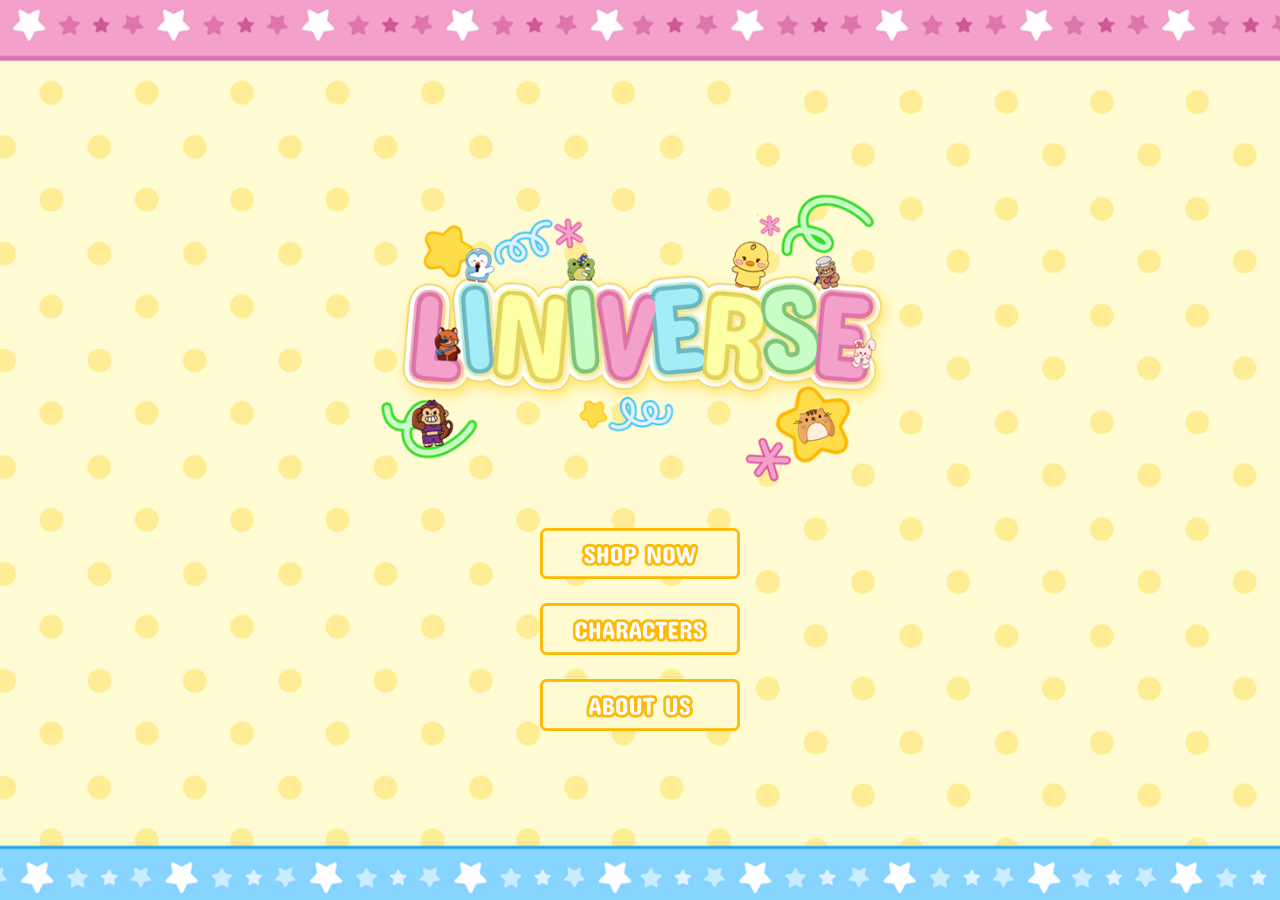
<file: index.html>
<!DOCTYPE html>
<html lang="en">
<head>
    <meta charset="UTF-8">
    <meta name="viewport" content="width=device-width, initial-scale=1.0">
    <title>Index</title>
    <link rel="stylesheet" href="styles.css">
</head>
<body>
    <div class="container">
        <img src="img/liniverse-bg.png" alt="Background" class="background">
        
        <div class="content">
            <img src="img/logo.png" alt="Logo" class="logo">
            
            <a href="shop.html" class="button shop">
                <img src="img/shop-button.png" alt="Shop Button">
            </a>
            <a href="characters.html" class="button characters">
                <img src="img/characters-button.png" alt="Characters Button">
            </a>
            <a href="about.html" class="button about">
                <img src="img/about-button.png" alt="About Us Button">
            </a>
        </div>
    </div>
</body>
</html>
</file>
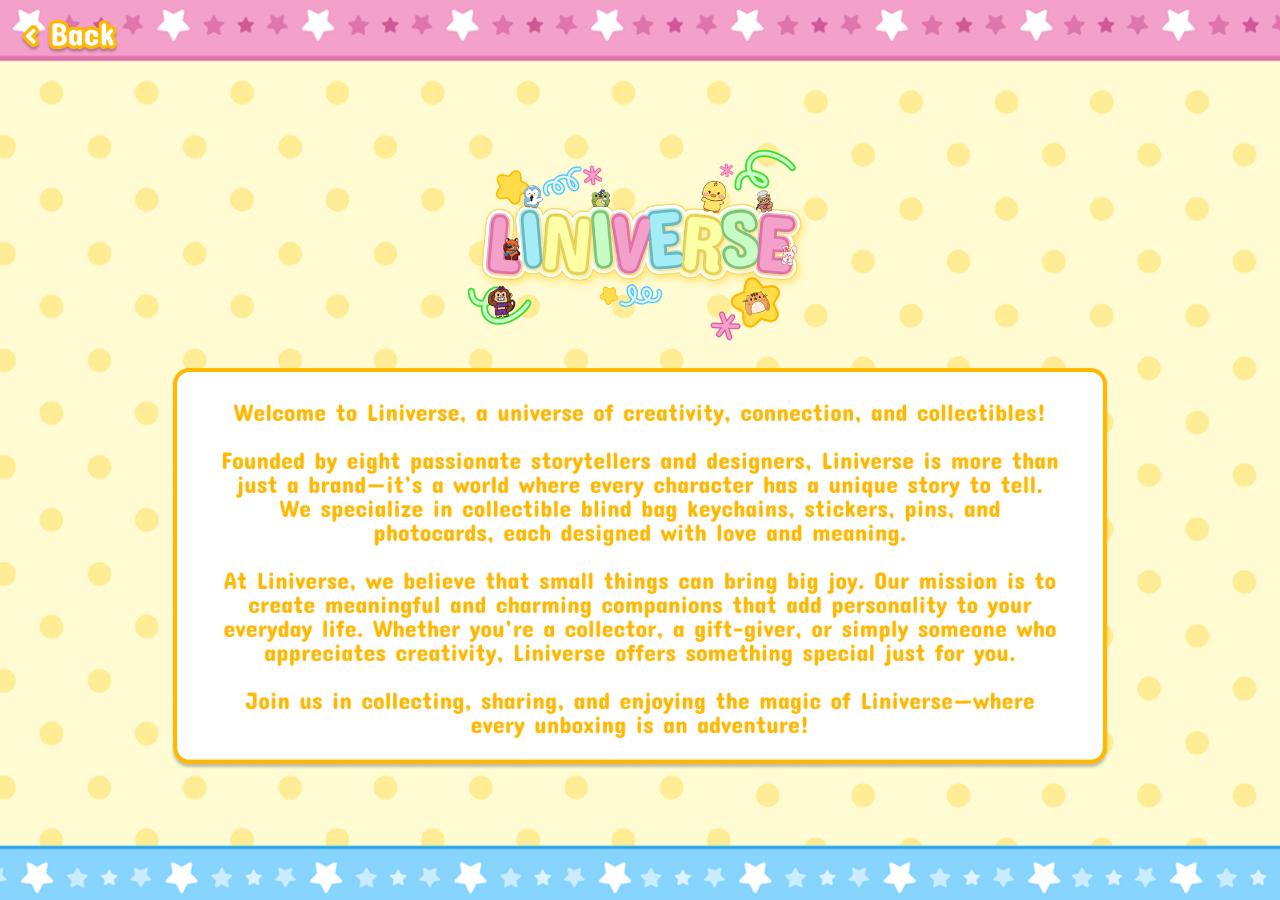
<file: about.html>
<!DOCTYPE html>
<html lang="en">
<head>
    <meta charset="UTF-8">
    <meta name="viewport" content="width=device-width, initial-scale=1.0">
    <title>About Us</title>
    <link rel="stylesheet" href="styles.css">

</head>
<body>
    <div class="container">
        <img src="img/liniverse-bg.png" alt="Background" class="background">
        
         <!-- Back Button (Upper Left) -->
        <a href="index.html" class="button back">
            <img src="img/back-button.png" alt="Back Button">
        </a>

        <div class="content">
            <img src="img/logo.png" alt="Logo" class="logo2">
            <img src="img/about.png" alt="About Us" class="about-image">
        </div>
    </div>
</body>
</html>
</file>
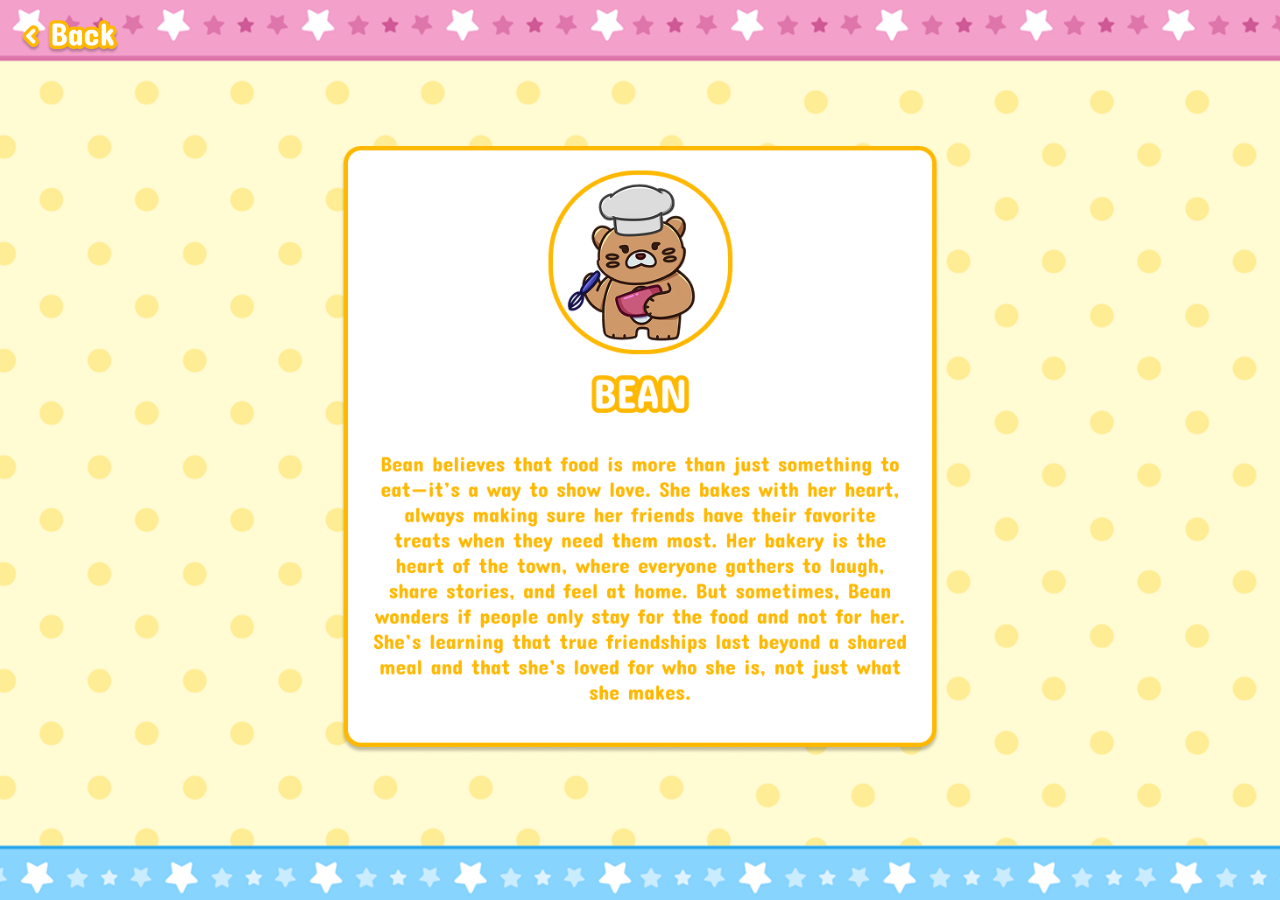
<file: bean.html>
<!DOCTYPE html>
<html lang="en">
<head>
    <meta charset="UTF-8">
    <meta name="viewport" content="width=device-width, initial-scale=1.0">
    <title>Bean</title>
    <link rel="stylesheet" href="styles.css">

</head>
<body>
    <div class="container">
    
        <img src="img/liniverse-bg.png" alt="Background" class="background">
        
         <!-- Back Button (Upper Left) -->
        <a href="characters.html" class="button back">
            <img src="img/back-button.png" alt="Back Button">
        </a>

        <div class="content">
            <img src="img/bean-card.png" alt="bean" class="card">
        </div>

    </div>
</body>
</html>
</file>
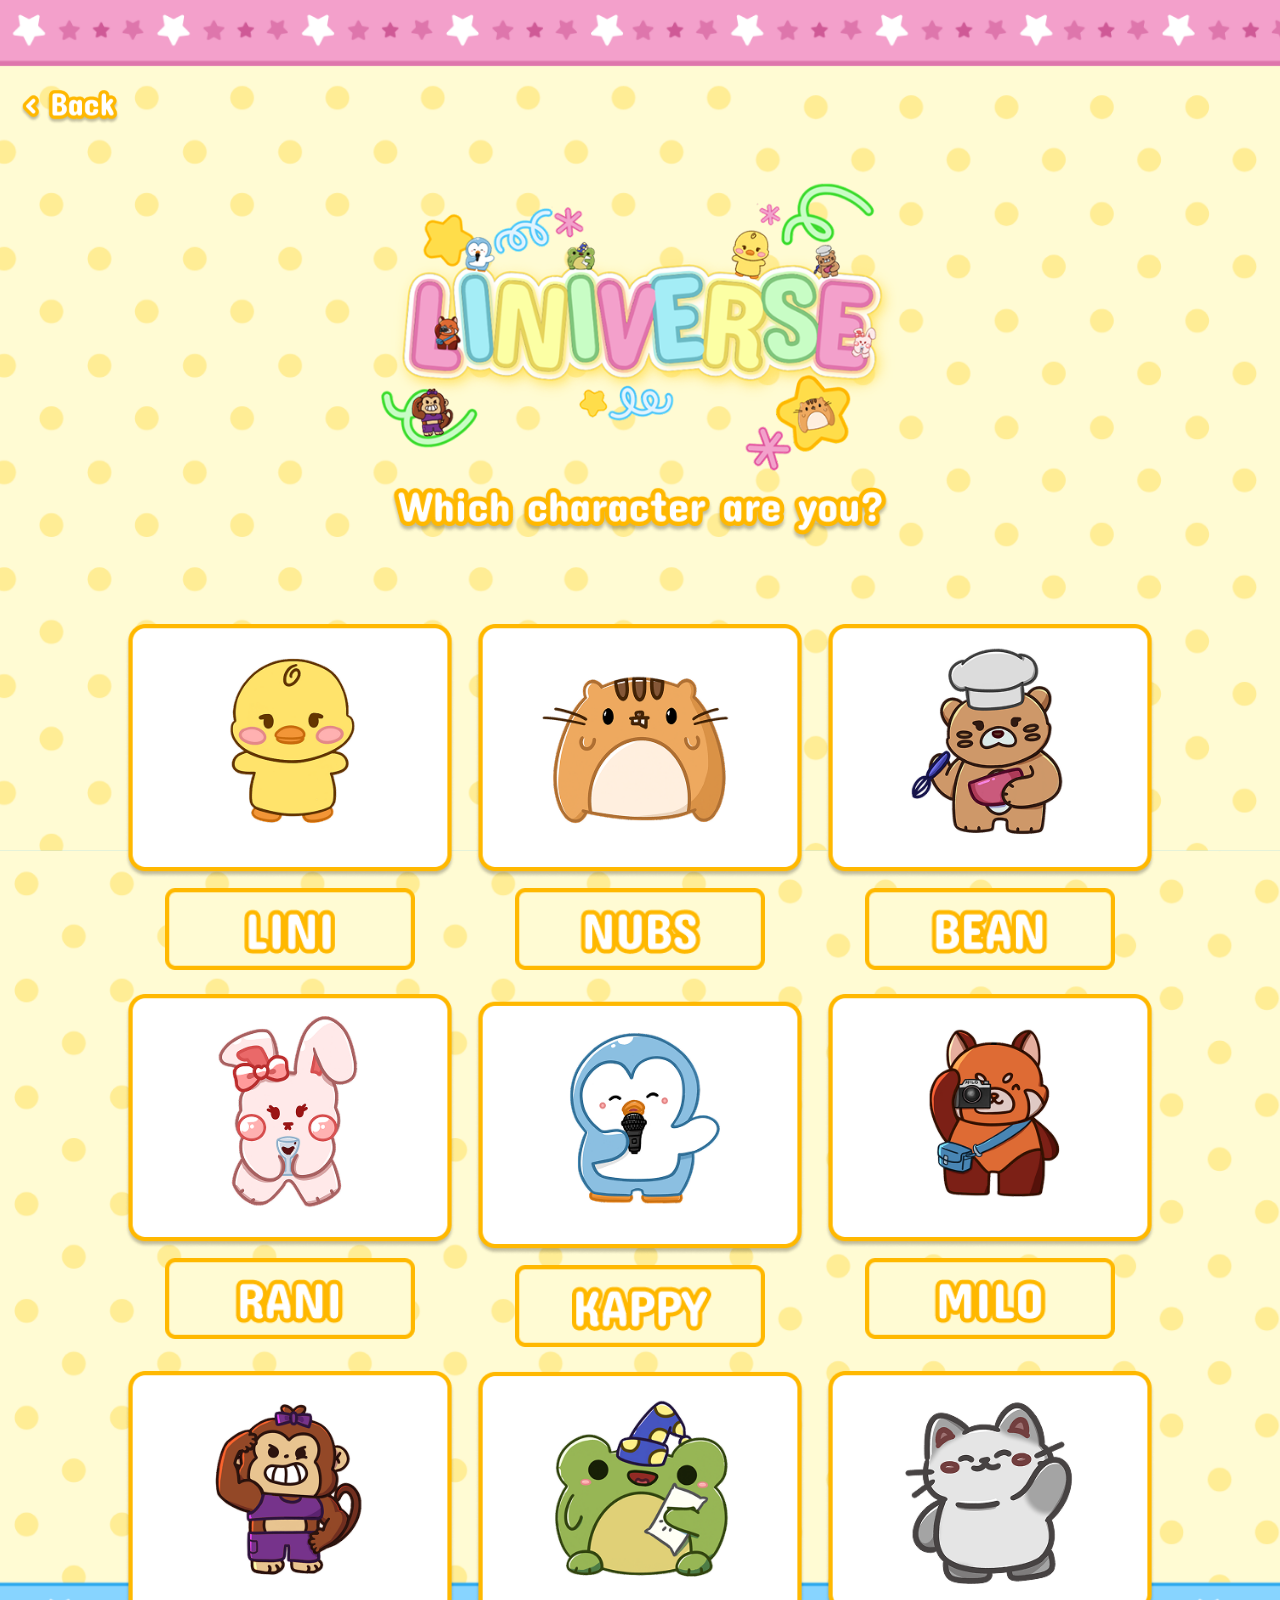
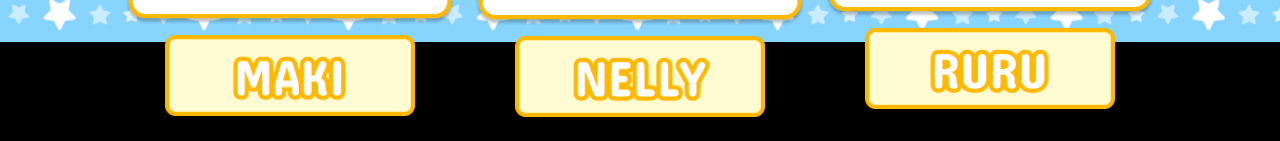
<file: characters.html>
<!DOCTYPE html>
<html lang="en">
<head>
    <meta charset="UTF-8">
    <meta name="viewport" content="width=device-width, initial-scale=1.0">
    <title>Characters</title>
    <link rel="stylesheet" href="styles.css">
</head>
<body>
    <div class="container">
        <!-- Background Image -->
        <img src="img/characters-bg.png" alt="Background" class="c-background">

        <!-- Back Button -->
        <a href="index.html" class="back1">
            <img src="img/back-button.png" alt="back button">
        </a>
        
         <!-- Logo at the top -->
        <div class="content">
            <img src="img/logo.png" alt="Logo" class="logo-c">

        <div class="center-container">
    		<a href="https://www.buzzfeed.com/raniasanpedro/which-liniverse-character-are-you-32l964lcw9">
        		<img src="img/quiz.png" alt="Quiz" class="quiz-button">
    		</a>
		</div>

        <div class="content">
            

            <!-- Character Cards -->
            <div class="characters-grid">
                <div class="character-card">
                    <img src="img/lini.png" alt="Character 2">
                    <a href="lini.html" class="char-button">
                        <img src="img/lini-button.png" alt="More Info">
                    </a>
                </div>
                
                <div class="character-card">
                    <img src="img/nubs.png" alt="Character 2">
                    <a href="nubs.html" class="char-button">
                        <img src="img/nubs-button.png" alt="More Info">
                    </a>
                </div>

                <div class="character-card">
                    <img src="img/bean.png" alt="Character 3">
                    <a href="bean.html" class="char-button">
                        <img src="img/bean-button.png" alt="More Info">
                    </a>
                </div>

                <div class="character-card">
                    <img src="img/rani.png" alt="Character 4">
                    <a href="rani.html" class="char-button">
                        <img src="img/rani-button.png" alt="More Info">
                    </a>
                </div>

                <div class="character-card">
                    <img src="img/kappy.png" alt="Character 5">
                    <a href="kappy.html" class="char-button">
                        <img src="img/kappy-button.png" alt="More Info">
                    </a>
                </div>

                <div class="character-card">
                    <img src="img/milo.png" alt="Character 6">
                    <a href="milo.html" class="char-button">
                        <img src="img/milo-button.png" alt="More Info">
                    </a>
                </div>

                <div class="character-card">
                    <img src="img/maki.png" alt="Character 7">
                    <a href="maki.html" class="char-button">
                        <img src="img/maki-button.png" alt="More Info">
                    </a>
                </div>

                <div class="character-card">
                    <img src="img/nelly.png" alt="Character 8">
                    <a href="nelly.html" class="char-button">
                        <img src="img/nelly-button.png" alt="More Info">
                    </a>
                </div>

                <div class="character-card">
                    <img src="img/ruru(1).png" alt="Character 9">
                    <a href="ruru.html" class="char-button">
                        <img src="img/ruru-button.png" alt="More Info">
                    </a>
                </div>
            </div>
        </div>
    </div>
</body>
</html>
</file>
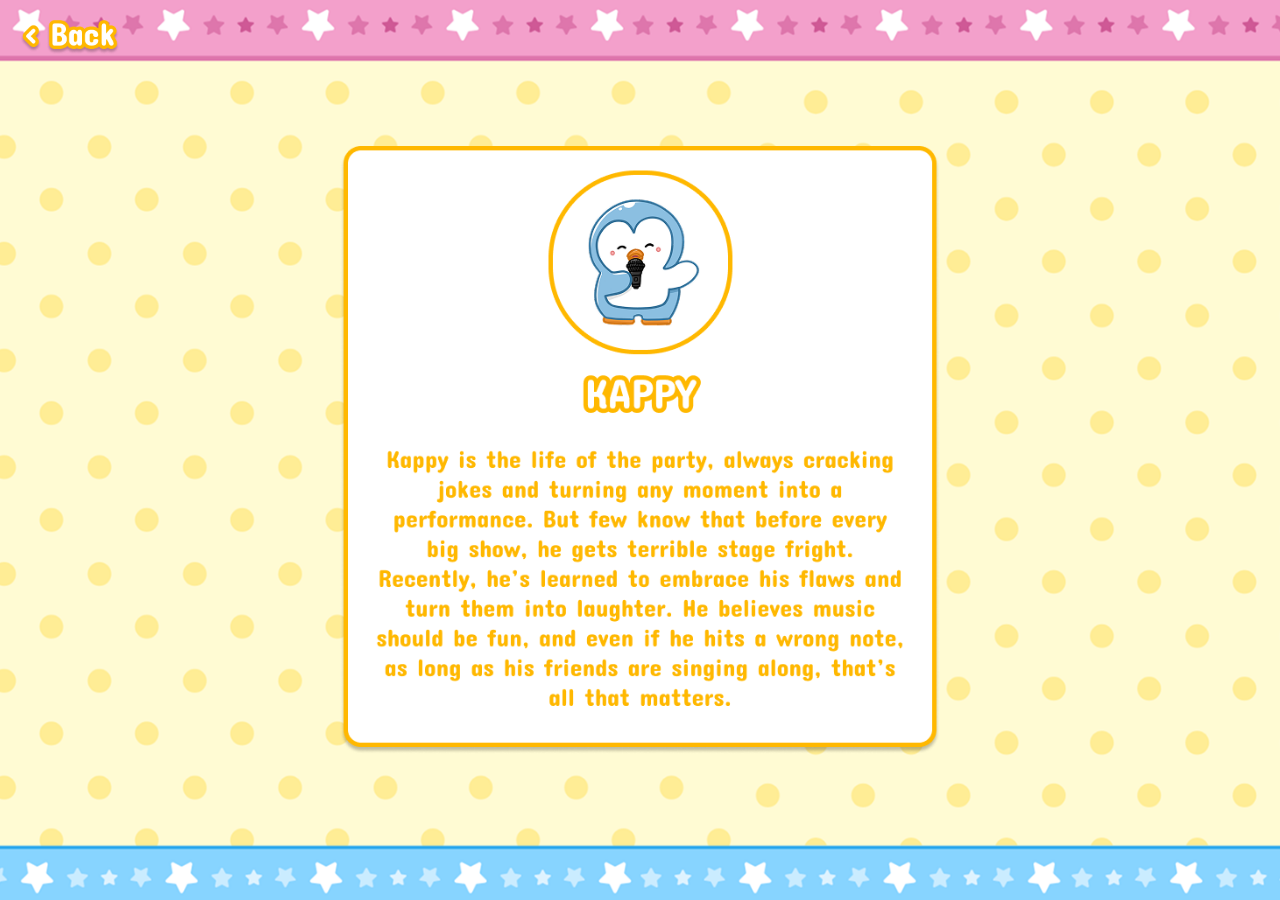
<file: kappy.html>
<!DOCTYPE html>
<html lang="en">
<head>
    <meta charset="UTF-8">
    <meta name="viewport" content="width=device-width, initial-scale=1.0">
    <title>Kappy</title>
    <link rel="stylesheet" href="styles.css">

</head>
<body>
    <div class="container">
    
        <img src="img/liniverse-bg.png" alt="Background" class="background">
        
         <!-- Back Button (Upper Left) -->
        <a href="characters.html" class="button back">
            <img src="img/back-button.png" alt="Back Button">
        </a>

        <div class="content">
            <img src="img/kappy-card.png" alt="kappy" class="card">
        </div>

    </div>
</body>
</html>
</file>
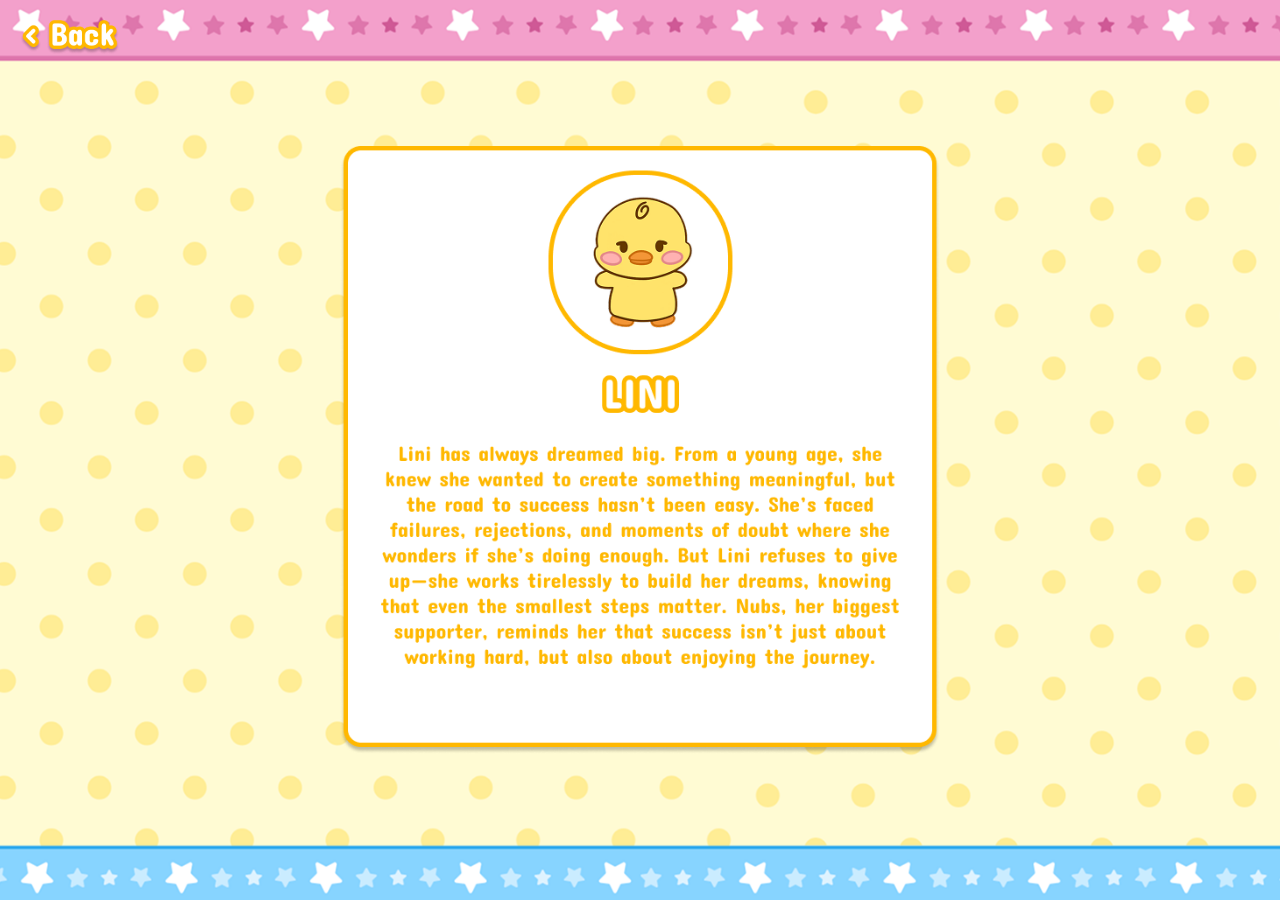
<file: lini.html>
<!DOCTYPE html>
<html lang="en">
<head>
    <meta charset="UTF-8">
    <meta name="viewport" content="width=device-width, initial-scale=1.0">
    <title>Lini</title>
    <link rel="stylesheet" href="styles.css">

</head>
<body>
    <div class="container">
    
        <img src="img/liniverse-bg.png" alt="Background" class="background">
        
         <!-- Back Button (Upper Left) -->
        <a href="characters.html" class="button back">
            <img src="img/back-button.png" alt="Back Button">
        </a>

        <div class="content">
            <img src="img/lini-card.png" alt="lini" class="card">
        </div>

    </div>
</body>
</html>
</file>
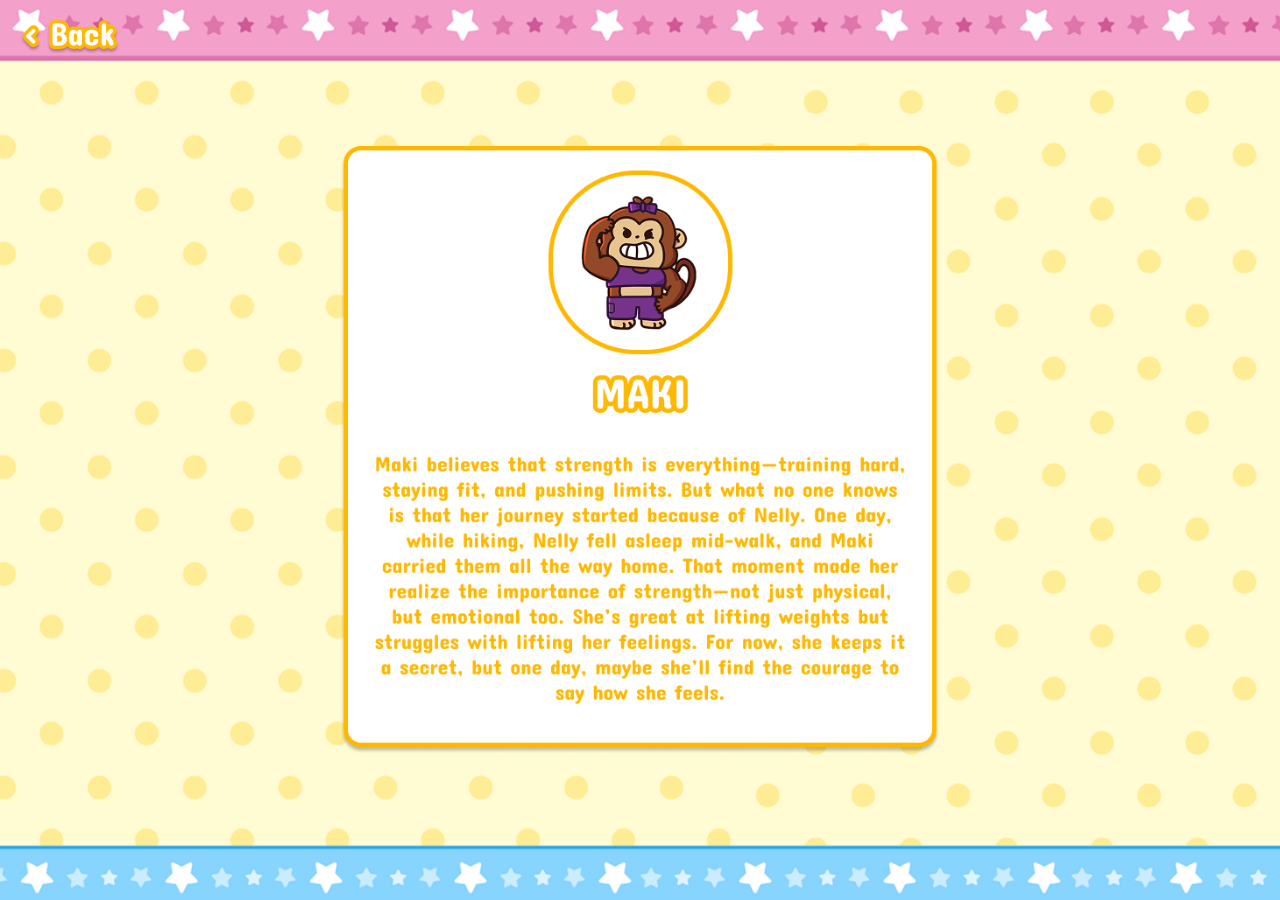
<file: maki.html>
<!DOCTYPE html>
<html lang="en">
<head>
    <meta charset="UTF-8">
    <meta name="viewport" content="width=device-width, initial-scale=1.0">
    <title>Maki</title>
    <link rel="stylesheet" href="styles.css">

</head>
<body>
    <div class="container">
    
        <img src="img/liniverse-bg.png" alt="Background" class="background">
        
         <!-- Back Button (Upper Left) -->
        <a href="characters.html" class="button back">
            <img src="img/back-button.png" alt="Back Button">
        </a>

        <div class="content">
            <img src="img/maki-card.png" alt="maki" class="card">
        </div>

    </div>
</body>
</html>
</file>
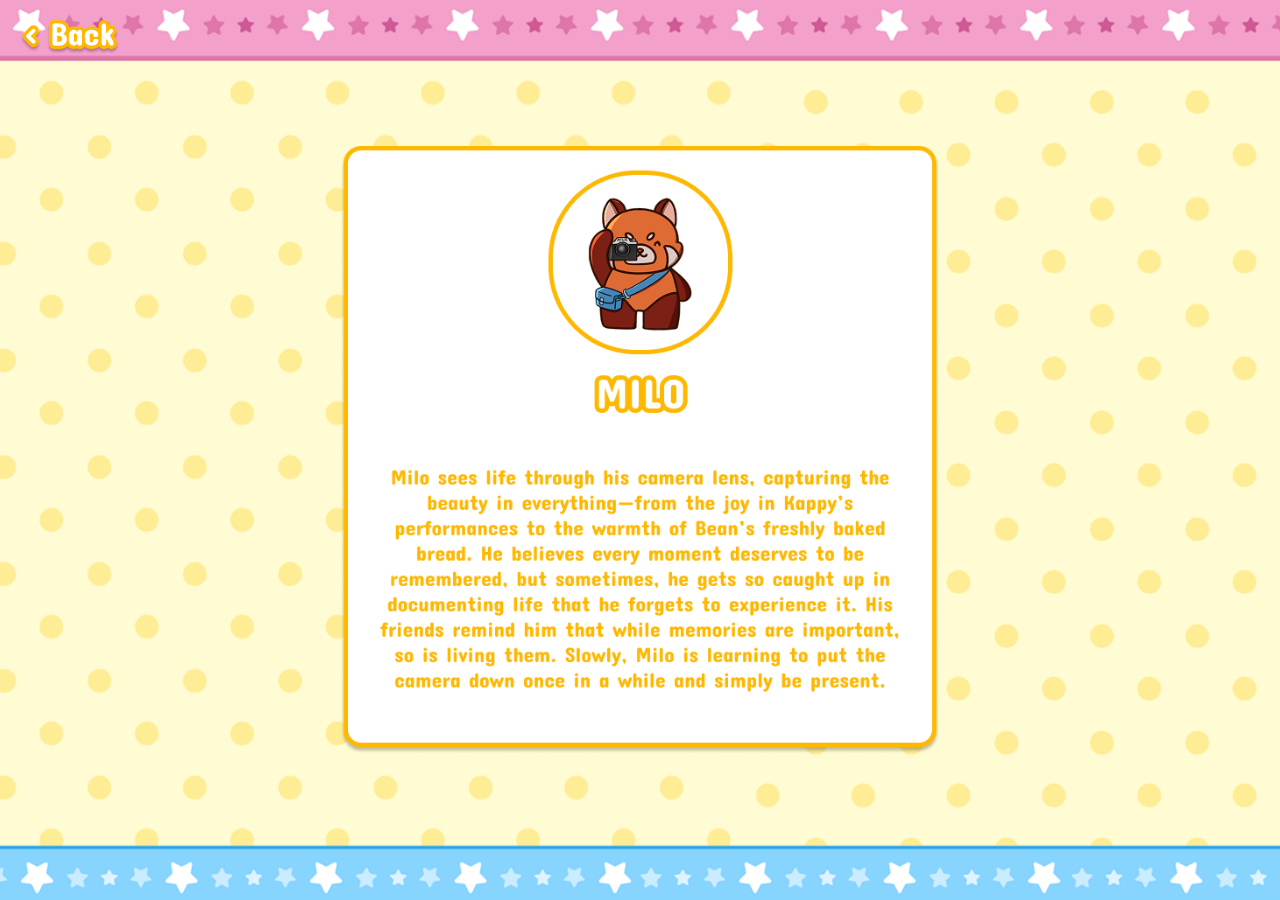
<file: milo.html>
<!DOCTYPE html>
<html lang="en">
<head>
    <meta charset="UTF-8">
    <meta name="viewport" content="width=device-width, initial-scale=1.0">
    <title>Milo</title>
    <link rel="stylesheet" href="styles.css">

</head>
<body>
    <div class="container">
    
        <img src="img/liniverse-bg.png" alt="Background" class="background">
        
         <!-- Back Button (Upper Left) -->
        <a href="characters.html" class="button back">
            <img src="img/back-button.png" alt="Back Button">
        </a>

        <div class="content">
            <img src="img/milo-card.png" alt="milo" class="card">
        </div>

    </div>
</body>
</html>
</file>
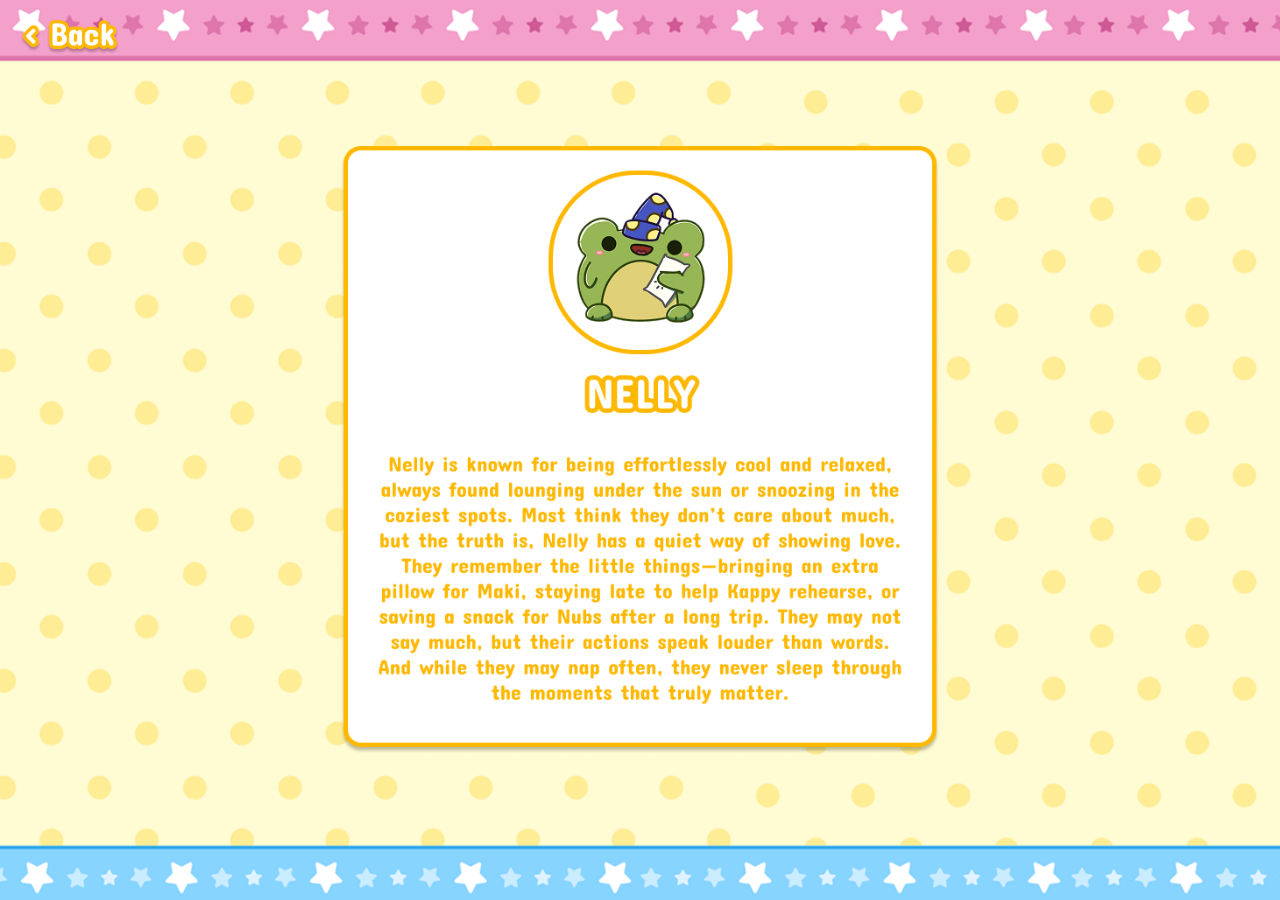
<file: nelly.html>
<!DOCTYPE html>
<html lang="en">
<head>
    <meta charset="UTF-8">
    <meta name="viewport" content="width=device-width, initial-scale=1.0">
    <title>Nelly</title>
    <link rel="stylesheet" href="styles.css">

</head>
<body>
    <div class="container">
    
        <img src="img/liniverse-bg.png" alt="Background" class="background">
        
         <!-- Back Button (Upper Left) -->
        <a href="characters.html" class="button back">
            <img src="img/back-button.png" alt="Back Button">
        </a>

        <div class="content">
            <img src="img/nelly-card.png" alt="nelly" class="card">
        </div>

    </div>
</body>
</html>
</file>
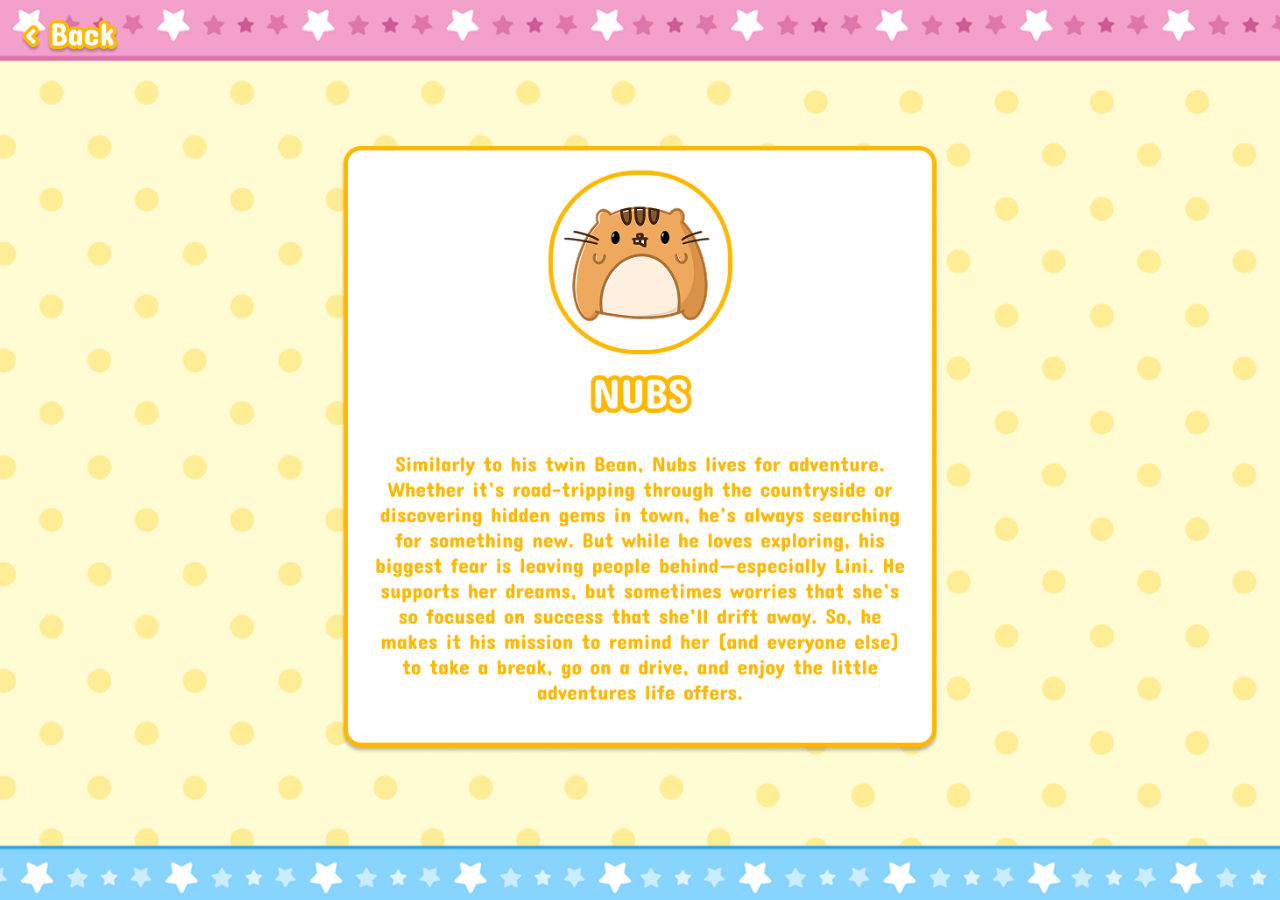
<file: nubs.html>
<!DOCTYPE html>
<html lang="en">
<head>
    <meta charset="UTF-8">
    <meta name="viewport" content="width=device-width, initial-scale=1.0">
    <title>Nubs</title>
    <link rel="stylesheet" href="styles.css">

</head>
<body>
    <div class="container">
    
        <img src="img/liniverse-bg.png" alt="Background" class="background">
        
         <!-- Back Button (Upper Left) -->
        <a href="characters.html" class="button back">
            <img src="img/back-button.png" alt="Back Button">
        </a>

        <div class="content">
            <img src="img/nubs-card.png" alt="nubs" class="card">
        </div>

    </div>
</body>
</html>
</file>
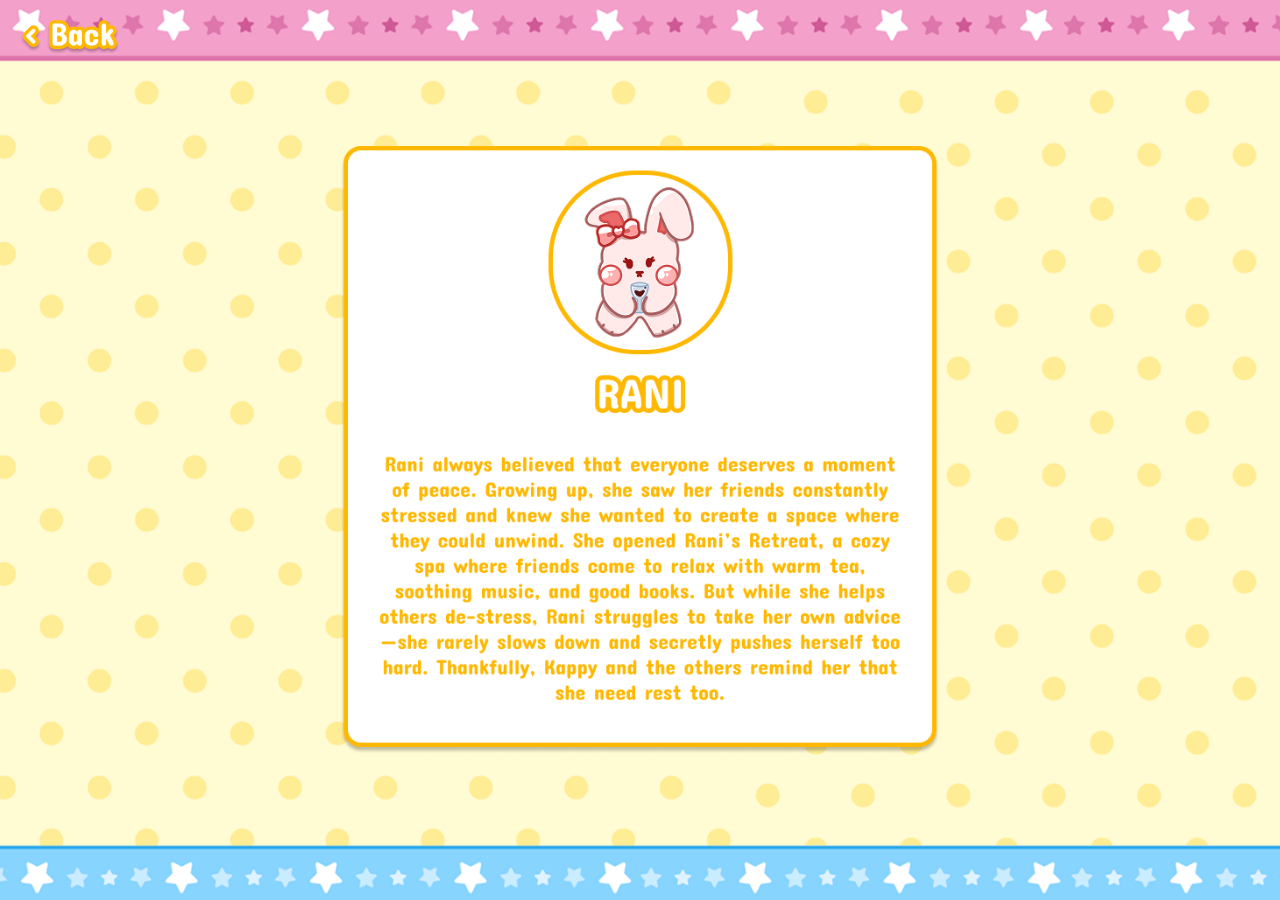
<file: rani.html>
<!DOCTYPE html>
<html lang="en">
<head>
    <meta charset="UTF-8">
    <meta name="viewport" content="width=device-width, initial-scale=1.0">
    <title>Rani</title>
    <link rel="stylesheet" href="styles.css">

</head>
<body>
    <div class="container">
    
        <img src="img/liniverse-bg.png" alt="Background" class="background">
        
         <!-- Back Button (Upper Left) -->
        <a href="characters.html" class="button back">
            <img src="img/back-button.png" alt="Back Button">
        </a>

        <div class="content">
            <img src="img/rani-card.png" alt="rani" class="card">
        </div>

    </div>
</body>
</html>
</file>
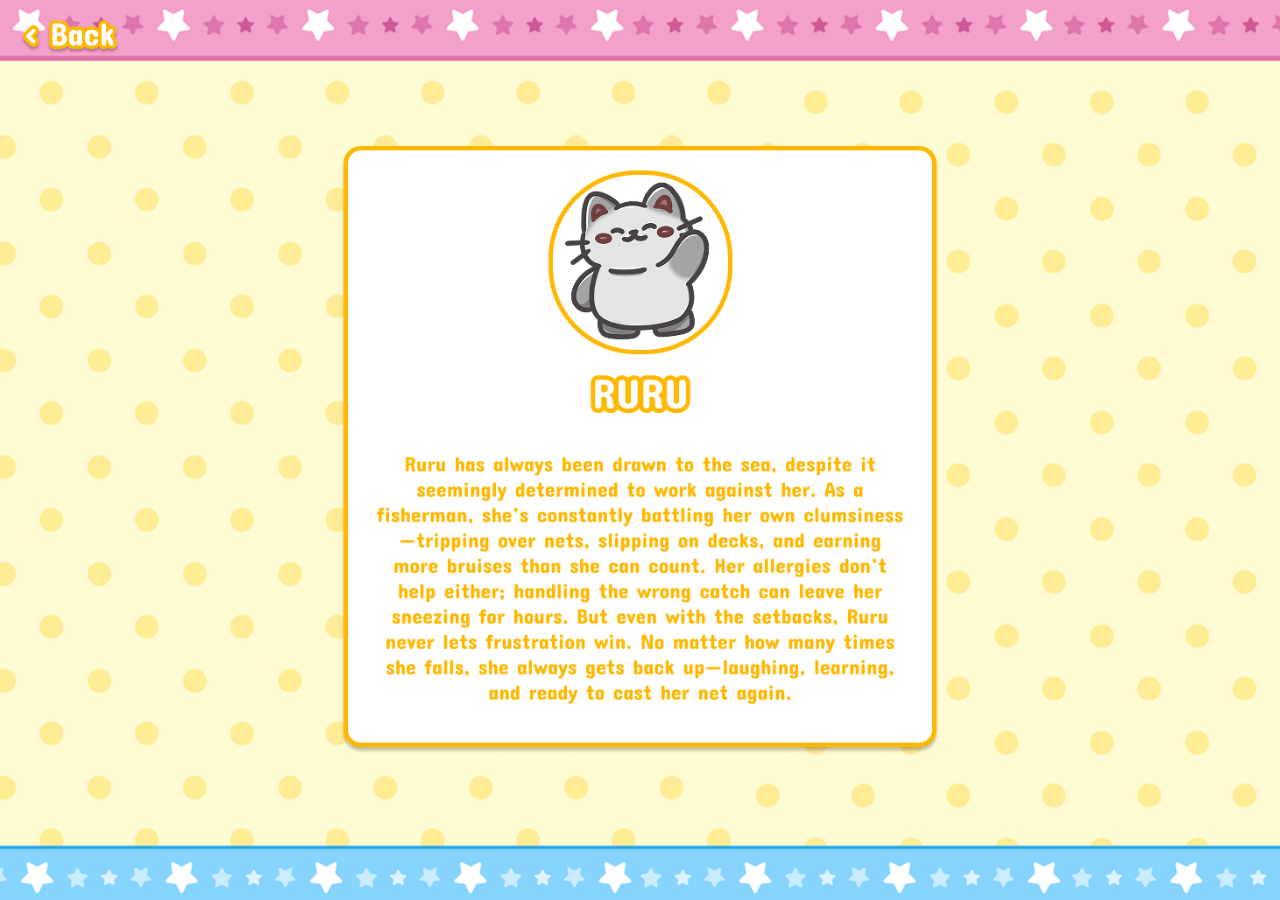
<file: ruru.html>
<!DOCTYPE html>
<html lang="en">
<head>
    <meta charset="UTF-8">
    <meta name="viewport" content="width=device-width, initial-scale=1.0">
    <title>Ruru</title>
    <link rel="stylesheet" href="styles.css">

</head>
<body>
    <div class="container">
    
        <img src="img/liniverse-bg.png" alt="Background" class="background">
        
         <!-- Back Button (Upper Left) -->
        <a href="characters.html" class="button back">
            <img src="img/back-button.png" alt="Back Button">
        </a>

        <div class="content">
            <img src="img/ruru-card.png" alt="ruru" class="card">
        </div>

    </div>
</body>
</html>
</file>
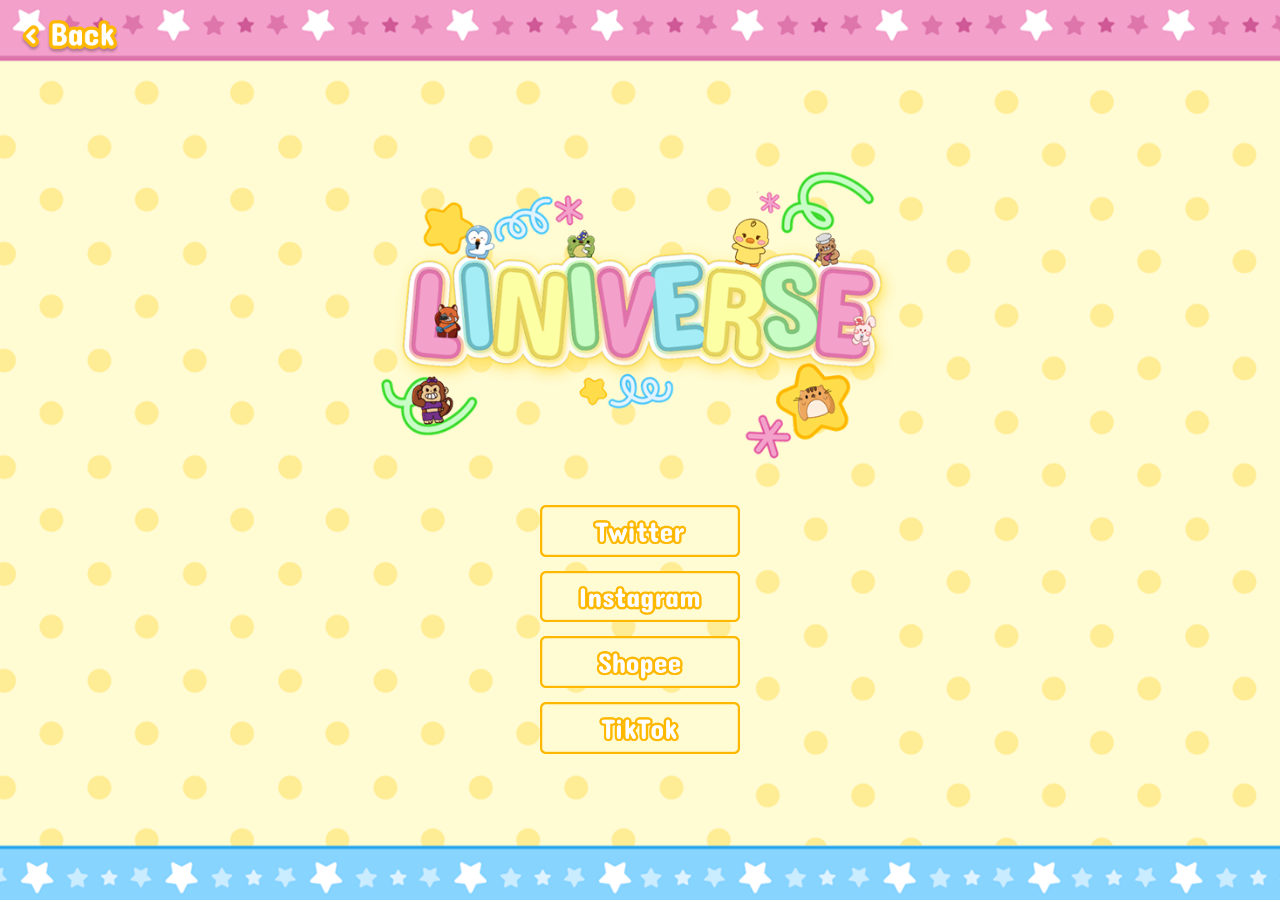
<file: shop.html>
<!DOCTYPE html>
<html lang="en">
<head>
    <meta charset="UTF-8">
    <meta name="viewport" content="width=device-width, initial-scale=1.0">
    <title>Shop</title>
    <link rel="stylesheet" href="styles.css">
</head>
<body>
    <div class="container">
        <img src="img/liniverse-bg.png" alt="Background" class="background">

        <!-- Back Button (Upper Left) -->
        <a href="index.html" class="button back">
            <img src="img/back-button.png" alt="Back Button">
        </a>

        <!-- Logo at the top -->
        <div class="content">
            <img src="img/logo.png" alt="Logo" class="logo">
            
            <!-- Shop Items Below the Logo -->
            <div class="shop-items">
                <a href="https://x.com/LUN3ER" class="button item1">
                    <img src="img/twitter.png" alt="Twitter">
                </a>
                
                <a href="https://www.instagram.com/lun3er_?utm_source=ig_web_button_share_sheet&igsh=ZDNlZDc0MzIxNw==" class="button item2">
                    <img src="img/instagram.png" alt="Instagram">
                </a>
                
                <a href="https://shopee.ph/rin.098" class="button item3">
                    <img src="img/shopee.png" alt="Shopee">
                </a>
                
                <a href="https://www.tiktok.com/@lun3er_?is_from_webapp=1&sender_device=pc" class="button item3">
                    <img src="img/tiktok.png" alt="Tiktok">
                </a>
            </div>
        </div>
    </div>
</body>
</html>
</file>
<file: styles.css>
* {
    margin: 0;
    padding: 0;
    box-sizing: border-box;
}

body {
    width: 100vw;
    height: 100vh;
    display: flex;
    justify-content: center;
    align-items: center;
    background-color: black;
	overflow-x: hidden;
    overflow-y: auto;
}

.container {
    position: relative;
    width: 100%;
    height: 100%;
    display: flex;
    justify-content: center;
    align-items: center;
}

.background {
    position: absolute;
    top: 0;
    left: 0;
    width: 100%;
    height: 100%;
    object-fit: cover; 
}

.content {
    position: absolute;
    display: flex;
    flex-direction: column;
    align-items: center;
    gap: 20px; /* Space between elements */
}

.logo {
    width: 600px; /* Adjust size as needed */
}

.logo-c {
    margin-top: -200px;
    width: 600px; /* Adjust size as needed */
}

.button {
    transform: translate(0, 0);
}

.button img {
    width: 200px; /* Adjust button size */
    transition: transform 0.3s ease;
}

.button img:hover {
    transform: scale(1.1);
}

/* Back button (Upper Left Corner) */
.back {
    position: fixed;
    top: 20px;
    left: 20px;
    z-index: 10; /* Ensures it stays on top */

}
.back img {
    width: 100px; /* Change this to your preferred size */
    height: auto; /* Keeps the aspect ratio */
}

/* Back button (Upper Left Corner) */
.back1 {
    position: fixed;
    top: 20px;
    left: 20px;
    z-index: 10; /* Ensures it stays on top */
    transform: translate(0, 0);
}
    .back1 img {
        margin-top: 70px;
        width: 100px; /* Change this to your preferred size */
        height: auto; /* Keeps the aspect ratio */
        transition: transform 0.3s ease;
    }

    .back1 img:hover {
        transform: scale(1.1);
    }

.shop-items {
    display: flex;
    flex-direction: column;
    align-items: center;
    gap: 10px;
}

.about-image {
    width: 80%; /* Adjust size as needed */
	justify-content: center;
}

.logo2 {
    width: 400px; /* Adjust size as needed */
    margin-bottom: -10px;
}

.logo3 {
    width: 600px; /* Adjust size as needed */
    margin-bottom: -50px;
    padding-top: 160px;
}

.c-background {
    position: absolute;
    top: 0;
    left: 0;
    width: 100%;
    min-height: 100%; /* Ensures full height */
    object-fit: cover;
}

/* Characters Grid */
.characters-grid {
    padding-top: 250px;
    display: grid;
    grid-template-columns: repeat(3, 1fr); /* 3 cards per row */
    gap: 20px; /* Space between cards */
    justify-items: center;
    width: 90%; /* Adjust width as needed */
    max-width: 1200px; /* Prevent it from getting too wide */
    margin: 20px auto; /* Centering */
    justify-content: center;

}

/* Character Card */
.character-card {
    display: flex;
    flex-direction: column;
    align-items: center;
    gap: 10px; /* Space between image & button */
    position: relative; /* Important for absolute button positioning */

}

/* Character Images */
.character-card img {
    width: 330px; /* Adjust card size */
    height: auto;
}

/* Character Buttons */
.char-button img {
    width: 250px; /* Adjust button size */
    height: auto;
    transition: transform 0.2s ease;
}

.char-button img:hover {
    transform: scale(1.1);
}

.card {
	width: 600px;
}

.center-container {
    display: flex;
    justify-content: center; /* Centers horizontally */
    margin-top: -30px; /* Adjust spacing */
    z-index: 1000;
}

.quiz-button {
    width: 500px; /* Default size */
    height: auto; /* Maintain aspect ratio */
}

/* Responsive adjustments */
@media (max-width: 768px) {
    .logo {
        width: 400px;
        margin-bottom: -10px;
    }

    .button img {
        width: 200px; /* Smaller buttons on mobile */
    }
    .content { 
    	gap:5px;
    }
    
    .back img {
        width: 80px; /* Smaller back button on mobile */
        margin-top: 50px;
	position: fixed;
    }
    .about-image {
        content: url("img/about-mobile.png"); /* Mobile version */
        width: 80%; /* Adjust size for mobile */
        max-width: 400px; /* Smaller max width */
	justify-content: center;

    }
    .logo2 {
    	width: 400px; /* Adjust size as needed */
    	margin-bottom: -15px; 
	margin-top: -15px;
	}
	
	.logo-c {
    	margin-top: -300px;
    	width: 400px; /* Adjust size as needed */
	}

	.characters-grid {
	margin-top: -30px;
	padding-top: 0px;
        grid-template-columns: repeat(1, 1fr); /* 1 card per row */
        position: relative; /* Ensures it doesn't get pushed outside */
        justify-content: center;
    }
    .back1 img {
    position: fixed;
   margin-top: 20px;
    width: 70px; /* Change this to your preferred size */
    height: auto; /* Keeps the aspect ratio */
	}	
	
	.c-background {
    content: url('img/noborder-bg.png'); 
    background-size: cover;  /* Ensures the image fills the screen */
    background-position: center; /* Centers the image */
    background-repeat: no-repeat; /* Prevents tiling */
    width: 100vw;  /* Ensures it takes full width */
    height: 100vh; /* Ensures it takes full height */
    position: fixed; /* Keeps it in place even when scrolling */
    top: 0;
    left: 0;
    z-index: -1; /* Sends it to the background */
	}
	
	.card {
	width: 350px;
	}

	.quiz-button {
        width: 300px; /* Smaller size for mobile */
        margin-top: 15px;
    	}

}
</file>
